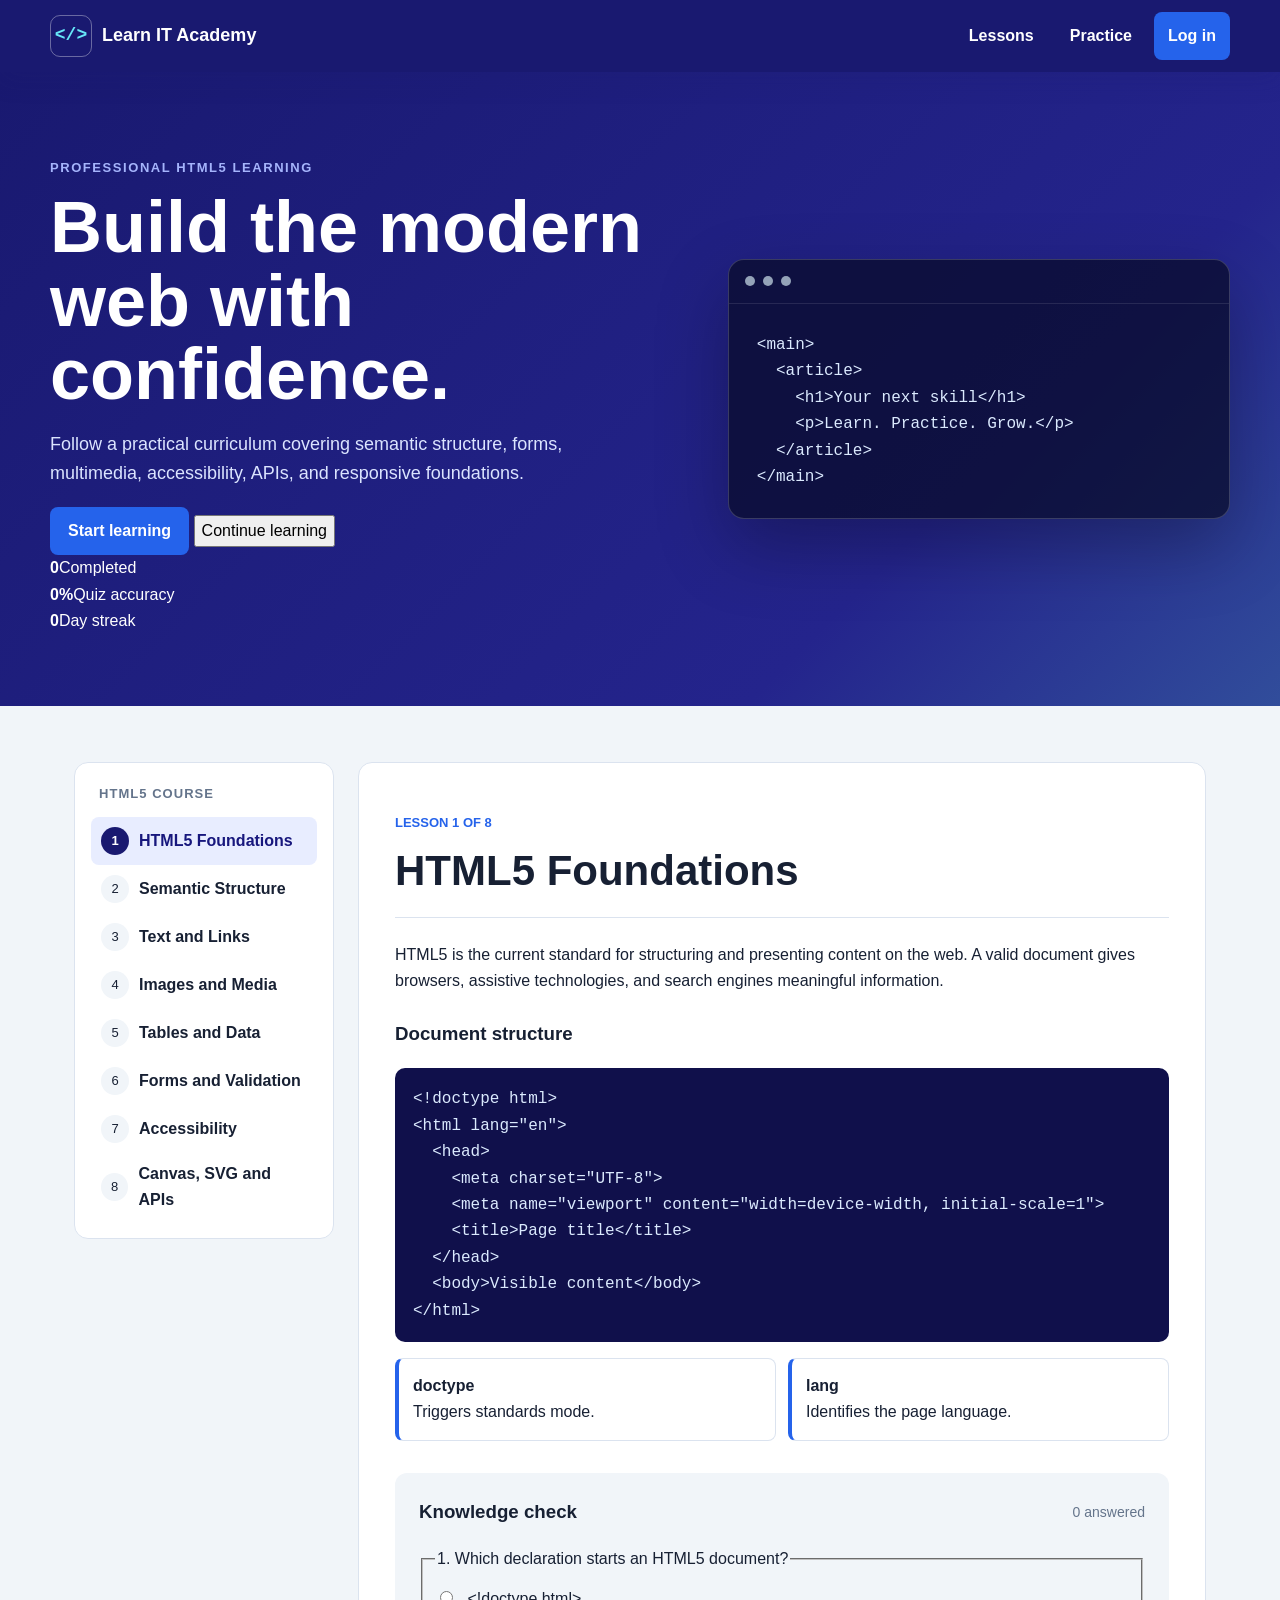
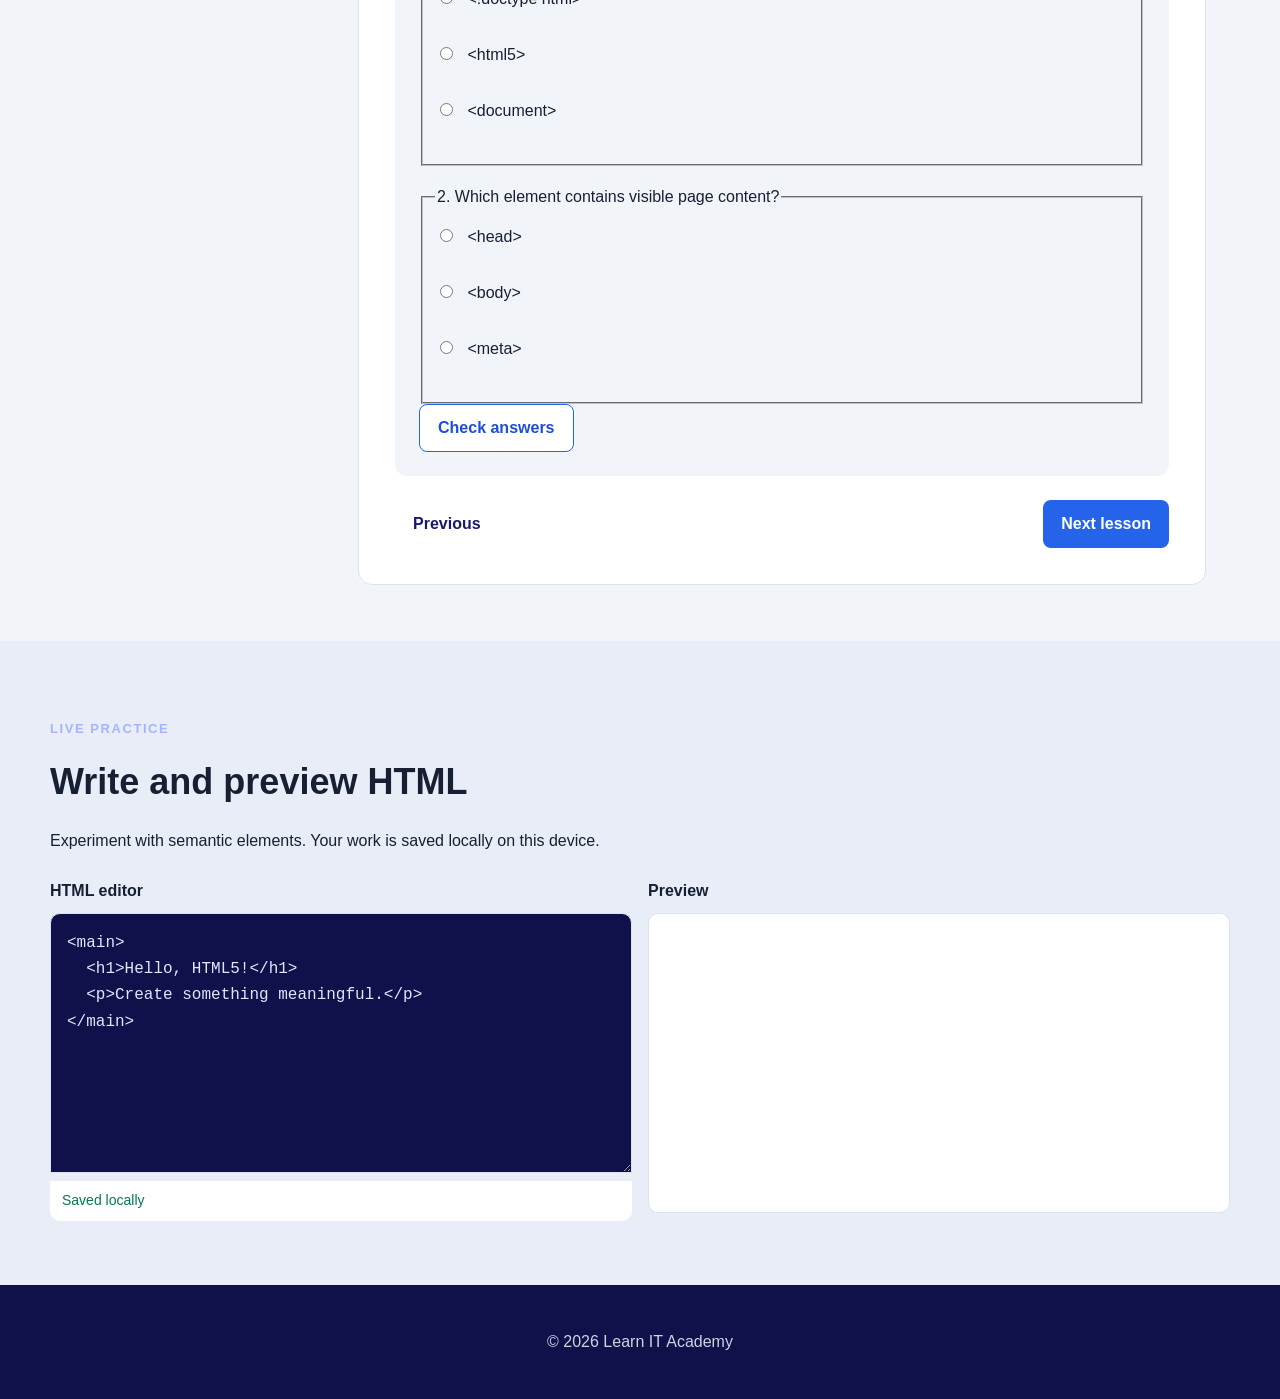
<file: academy.html>
<!doctype html>
<html lang="en">
<head>
  <meta charset="UTF-8">
  <meta name="viewport" content="width=device-width, initial-scale=1.0">
  <meta name="theme-color" content="#191970">
  <title>Learn IT Academy</title>
  <link rel="stylesheet" href="app.css">
</head>
<body>
  <header class="topbar">
    <a class="brand" href="#home" aria-label="Learn IT Academy home">
      <span class="brand-mark" aria-hidden="true">&lt;/&gt;</span>
      <span>Learn IT Academy</span>
    </a>
    <button class="menu-toggle" id="menuToggle" type="button" aria-expanded="false" aria-controls="primaryNav" aria-label="Open menu">
      <span></span><span></span><span></span>
    </button>
    <nav class="primary-nav" id="primaryNav" aria-label="Primary navigation">
      <a href="#lessons">Lessons</a>
      <a href="#practice">Practice</a>
      <button class="nav-account" id="accountButton" type="button">Log in</button>
    </nav>
  </header>

  <main>
    <section class="hero" id="home">
      <div class="hero-copy">
        <p class="eyebrow">Professional HTML5 learning</p>
        <h1>Build the modern web with confidence.</h1>
        <p>Follow a practical curriculum covering semantic structure, forms, multimedia, accessibility, APIs, and responsive foundations.</p>
        <div class="hero-actions">
          <a class="primary-action" href="#lessons">Start learning</a>
          <button class="hero-secondary" id="continueButton" type="button">Continue learning</button>
        </div>
        <div class="learning-stats" aria-label="Learning progress">
          <div><strong id="completedStat">0</strong><span>Completed</span></div>
          <div><strong id="quizStat">0%</strong><span>Quiz accuracy</span></div>
          <div><strong id="streakStat">0</strong><span>Day streak</span></div>
        </div>
      </div>
      <div class="code-preview" aria-label="HTML code example">
        <div class="code-top"><span></span><span></span><span></span></div>
        <pre><code>&lt;main&gt;
  &lt;article&gt;
    &lt;h1&gt;Your next skill&lt;/h1&gt;
    &lt;p&gt;Learn. Practice. Grow.&lt;/p&gt;
  &lt;/article&gt;
&lt;/main&gt;</code></pre>
      </div>
    </section>

    <section class="lesson-layout" id="lessons">
      <aside class="lesson-list" aria-label="Course lessons">
        <p class="aside-label">HTML5 course</p>
        <div id="lessonTabs"></div>
      </aside>

      <article class="lesson-card" id="lessonCard">
        <div class="lesson-heading">
          <p id="lessonNumber" class="lesson-number"></p>
          <h2 id="lessonTitle"></h2>
        </div>
        <div id="lessonContent" class="lesson-content"></div>
        <section class="quiz-panel" aria-labelledby="quizTitle">
          <div class="quiz-heading">
            <h3 id="quizTitle">Knowledge check</h3>
            <span id="quizScore">0 answered</span>
          </div>
          <div id="quizQuestions"></div>
          <button id="checkQuiz" class="secondary-action" type="button">Check answers</button>
        </section>
        <div class="lesson-actions">
          <button id="previousLesson" class="text-action" type="button">Previous</button>
          <button id="nextLesson" class="primary-action" type="button">Next lesson</button>
        </div>
      </article>
    </section>

    <section class="practice" id="practice">
      <div>
        <p class="eyebrow">Live practice</p>
        <h2>Write and preview HTML</h2>
        <p>Experiment with semantic elements. Your work is saved locally on this device.</p>
      </div>
      <div class="practice-grid">
        <div class="editor-wrap">
          <label for="htmlEditor">HTML editor</label>
          <textarea id="htmlEditor" spellcheck="false" aria-describedby="saveStatus"><main>
  <h1>Hello, HTML5!</h1>
  <p>Create something meaningful.</p>
</main></textarea>
          <span id="saveStatus" class="save-status">Saved locally</span>
        </div>
        <div class="preview-wrap">
          <p>Preview</p>
          <iframe id="htmlPreview" title="HTML practice preview" sandbox="allow-scripts"></iframe>
        </div>
      </div>
    </section>
  </main>

  <footer>
    <p>© 2026 Learn IT Academy</p>
  </footer>

  <div class="modal-backdrop" id="authBackdrop" hidden>
    <section class="auth-modal" role="dialog" aria-modal="true" aria-labelledby="authTitle">
      <button class="modal-close" id="closeAuth" type="button" aria-label="Close account dialog">×</button>
      <div id="authContent"></div>
    </section>
  </div>

  <div class="toast" id="toast" role="status" aria-live="polite" hidden></div>

  <script src="app.js"></script>
</body>
</html>
</file>
<file: app.css>
:root {
  --midnight: #191970;
  --midnight-dark: #10104b;
  --blue: #2563eb;
  --cyan: #67e8f9;
  --surface: #ffffff;
  --surface-soft: #f1f5f9;
  --text: #172033;
  --muted: #64748b;
  --border: #dbe3ef;
  --error: #b91c1c;
  --success: #047857;
}

* { box-sizing: border-box; }
html { scroll-behavior: smooth; }
body {
  margin: 0;
  min-width: 320px;
  overflow-x: hidden;
  background: var(--surface-soft);
  color: var(--text);
  font-family: Inter, "Segoe UI", Arial, sans-serif;
  font-size: 16px;
  line-height: 1.65;
}
button, input, textarea { font: inherit; }
button, a { cursor: pointer; }
button:focus-visible, a:focus-visible, input:focus-visible, textarea:focus-visible {
  outline: 3px solid #facc15;
  outline-offset: 3px;
}

.topbar {
  position: sticky;
  top: 0;
  z-index: 50;
  height: 72px;
  display: flex;
  align-items: center;
  justify-content: space-between;
  padding: 0 max(24px, calc((100vw - 1180px) / 2));
  background: var(--midnight);
  color: white;
  box-shadow: 0 8px 24px rgba(25, 25, 112, 0.18);
}
.brand {
  display: flex;
  align-items: center;
  gap: 10px;
  color: white;
  text-decoration: none;
  font-size: 18px;
  font-weight: 800;
}
.brand-mark {
  display: grid;
  place-items: center;
  width: 42px;
  height: 42px;
  border: 1px solid rgba(255,255,255,.35);
  border-radius: 10px;
  color: var(--cyan);
  font-family: Consolas, monospace;
}
.primary-nav { display: flex; align-items: center; gap: 8px; }
.primary-nav a, .nav-account {
  min-height: 48px;
  display: inline-flex;
  align-items: center;
  padding: 10px 14px;
  border: 0;
  border-radius: 8px;
  background: transparent;
  color: white;
  text-decoration: none;
  font-weight: 700;
}
.primary-nav a:hover, .nav-account:hover { background: rgba(255,255,255,.12); }
.nav-account { background: var(--blue); }
.menu-toggle {
  display: none;
  width: 48px;
  height: 48px;
  border: 1px solid rgba(255,255,255,.25);
  border-radius: 8px;
  background: transparent;
}
.menu-toggle span { display: block; width: 22px; height: 2px; margin: 5px auto; background: white; }

.hero {
  min-height: 520px;
  display: grid;
  grid-template-columns: 1.1fr .9fr;
  align-items: center;
  gap: 64px;
  padding: 72px max(24px, calc((100vw - 1180px) / 2));
  background: linear-gradient(135deg, var(--midnight) 0%, #24248c 72%, #314d9b 100%);
  color: white;
}
.hero-copy { max-width: 650px; }
.eyebrow { color: #a5b4fc; font-weight: 800; text-transform: uppercase; letter-spacing: .12em; font-size: 13px; }
.hero h1 { max-width: 620px; margin: 8px 0 18px; font-size: clamp(42px, 6vw, 72px); line-height: 1.02; }
.hero-copy > p:not(.eyebrow) { max-width: 590px; color: #dbe4ff; font-size: 18px; }
.primary-action, .secondary-action, .text-action {
  min-height: 48px;
  display: inline-flex;
  align-items: center;
  justify-content: center;
  border-radius: 8px;
  padding: 10px 18px;
  font-weight: 800;
  text-decoration: none;
}
.primary-action { border: 0; background: var(--blue); color: white; }
.primary-action:hover { background: #1d4ed8; }
.secondary-action { border: 1px solid var(--blue); background: white; color: #1d4ed8; }
.text-action { border: 0; background: transparent; color: var(--midnight); }
.code-preview {
  border: 1px solid rgba(255,255,255,.18);
  border-radius: 16px;
  background: rgba(7, 10, 38, .72);
  box-shadow: 0 28px 70px rgba(0,0,0,.28);
  overflow: hidden;
}
.code-top { height: 44px; display: flex; gap: 8px; align-items: center; padding: 0 16px; border-bottom: 1px solid rgba(255,255,255,.1); }
.code-top span { width: 10px; height: 10px; border-radius: 50%; background: #94a3b8; }
.code-preview pre { margin: 0; padding: 28px; overflow: auto; color: #dbeafe; font-size: 16px; }

.lesson-layout {
  max-width: 1180px;
  margin: 56px auto;
  display: grid;
  grid-template-columns: 260px minmax(0, 1fr);
  gap: 24px;
  padding: 0 24px;
}
.lesson-list, .lesson-card { background: white; border: 1px solid var(--border); border-radius: 14px; }
.lesson-list { align-self: start; position: sticky; top: 96px; padding: 16px; }
.aside-label { margin: 4px 8px 12px; color: var(--muted); font-size: 13px; font-weight: 800; text-transform: uppercase; letter-spacing: .08em; }
.lesson-tab {
  width: 100%; min-height: 48px; display: flex; align-items: center; gap: 10px;
  border: 0; border-radius: 8px; background: transparent; color: var(--text); text-align: left; padding: 8px 10px;
}
.lesson-tab span { width: 28px; height: 28px; display: grid; place-items: center; border-radius: 50%; background: var(--surface-soft); font-size: 13px; }
.lesson-tab.active { background: #e8edff; color: #17177d; font-weight: 800; }
.lesson-tab.active span { background: var(--midnight); color: white; }
.lesson-card { padding: 36px; }
.lesson-heading { border-bottom: 1px solid var(--border); margin-bottom: 24px; }
.lesson-number { color: var(--blue); font-size: 13px; font-weight: 800; text-transform: uppercase; }
.lesson-heading h2 { margin: 4px 0 22px; font-size: clamp(28px, 4vw, 42px); line-height: 1.15; }
.lesson-content h3 { margin-top: 24px; }
.lesson-content pre { background: var(--midnight-dark); color: #dbeafe; border-radius: 10px; padding: 18px; overflow-x: auto; }
.info-grid { display: grid; grid-template-columns: repeat(2, minmax(0,1fr)); gap: 12px; }
.info-box { border: 1px solid var(--border); border-left: 4px solid var(--blue); border-radius: 8px; padding: 14px; }
.quiz-panel { margin-top: 32px; padding: 24px; background: var(--surface-soft); border-radius: 12px; }
.quiz-heading { display: flex; justify-content: space-between; align-items: center; }
.quiz-heading h3 { margin: 0; }
.quiz-heading span { color: var(--muted); font-size: 14px; }
.question { margin-top: 18px; }
.question p { margin: 0 0 8px; font-weight: 800; }
.answer-option { display: block; min-height: 48px; margin: 8px 0; }
.answer-option input { margin-right: 10px; }
.answer-option.correct { color: var(--success); font-weight: 800; }
.answer-option.incorrect { color: var(--error); font-weight: 800; }
.lesson-actions { display: flex; justify-content: space-between; margin-top: 24px; }

.practice { padding: 64px max(24px, calc((100vw - 1180px) / 2)); background: #e8edf8; }
.practice h2 { margin: 4px 0 8px; font-size: 36px; }
.practice-grid { display: grid; grid-template-columns: 1fr 1fr; gap: 16px; margin-top: 24px; }
.editor-wrap, .preview-wrap { min-width: 0; }
.editor-wrap label, .preview-wrap p { display: block; margin: 0 0 8px; font-weight: 800; }
.editor-wrap textarea { width: 100%; min-height: 260px; resize: vertical; border: 1px solid var(--border); border-radius: 10px 10px 0 0; padding: 16px; background: var(--midnight-dark); color: #dbeafe; font-family: Consolas, monospace; }
.save-status { display: block; min-height: 40px; padding: 8px 12px; border-radius: 0 0 10px 10px; background: white; color: var(--success); font-size: 14px; }
.preview-wrap iframe { width: 100%; height: 300px; border: 1px solid var(--border); border-radius: 10px; background: white; }
footer { padding: 28px 24px; background: var(--midnight-dark); color: #cbd5e1; text-align: center; }

.modal-backdrop { position: fixed; inset: 0; z-index: 100; display: grid; place-items: center; padding: 20px; background: rgba(2,6,23,.72); }
.modal-backdrop[hidden] { display: none; }
.auth-modal { position: relative; width: min(100%, 440px); max-height: calc(100vh - 40px); overflow-y: auto; border-radius: 16px; background: white; padding: 32px; box-shadow: 0 24px 70px rgba(0,0,0,.35); }
.modal-close { position: absolute; top: 12px; right: 12px; width: 44px; height: 44px; border: 0; border-radius: 50%; background: var(--surface-soft); color: var(--text); font-size: 24px; }
.auth-modal h2 { margin: 0 38px 8px 0; }
.auth-modal p { color: var(--muted); }
.auth-form { display: grid; gap: 14px; margin-top: 18px; }
.auth-form label { font-weight: 800; }
.auth-form input { width: 100%; min-height: 48px; border: 1px solid var(--border); border-radius: 8px; padding: 10px 12px; }
.auth-links { display: flex; justify-content: space-between; gap: 12px; margin-top: 4px; }
.auth-link { border: 0; background: transparent; color: #1d4ed8; padding: 8px 0; font-weight: 800; }
.form-error { min-height: 24px; color: var(--error); font-weight: 700; }
.toast { position: fixed; right: 20px; bottom: 20px; z-index: 150; max-width: 360px; padding: 14px 18px; border-radius: 10px; background: var(--success); color: white; box-shadow: 0 12px 30px rgba(0,0,0,.25); }
.toast[hidden] { display: none; }

@media (max-width: 820px) {
  .topbar {
    height: 64px;
    padding: 0 16px;
  }

  .brand {
    min-width: 0;
  }

  .brand > span:last-child {
    overflow: hidden;
    text-overflow: ellipsis;
    white-space: nowrap;
  }

  .menu-toggle {
    display: block;
    flex: 0 0 48px;
  }

  .primary-nav {
    display: none;
    position: absolute;
    top: 64px;
    left: 0;
    right: 0;
    align-items: stretch;
    gap: 4px;
    padding: 10px 16px 16px;
    background: var(--midnight-dark);
    border-top: 1px solid rgba(255, 255, 255, 0.12);
    box-shadow: 0 16px 28px rgba(2, 6, 23, 0.28);
  }

  .primary-nav.open {
    display: grid;
  }

  .primary-nav a,
  .nav-account {
    justify-content: flex-start;
    width: 100%;
  }

  .hero {
    min-height: auto;
    grid-template-columns: 1fr;
    gap: 28px;
    padding: 44px 20px;
  }

  .hero h1 {
    font-size: clamp(38px, 11vw, 44px);
  }

  .hero-copy > p:not(.eyebrow) {
    font-size: 16px;
  }

  .hero-copy .primary-action {
    width: 100%;
  }

  .code-preview pre {
    padding: 20px;
    font-size: 14px;
  }

  .lesson-layout {
    grid-template-columns: 1fr;
    margin: 28px auto;
    padding: 0 12px;
  }

  .lesson-list {
    position: static;
    padding: 10px;
    overflow: hidden;
  }

  #lessonTabs {
    display: grid;
    grid-auto-flow: column;
    grid-auto-columns: minmax(150px, 72vw);
    gap: 8px;
    overflow-x: auto;
    padding-bottom: 4px;
    scroll-snap-type: x mandatory;
  }

  .lesson-tab {
    min-width: 0;
    scroll-snap-align: start;
  }

  .lesson-card {
    padding: 22px 16px;
  }

  .lesson-heading h2 {
    font-size: clamp(28px, 8vw, 36px);
  }

  .lesson-content pre {
    max-width: 100%;
    padding: 14px;
    font-size: 14px;
  }

  .info-grid,
  .practice-grid {
    grid-template-columns: 1fr;
  }

  .quiz-panel {
    padding: 18px 14px;
  }

  .quiz-heading {
    align-items: flex-start;
    gap: 8px;
  }

  .quiz-heading span {
    text-align: right;
  }

  .question {
    border: 0;
    min-width: 0;
  }

  .answer-option {
    min-height: 48px;
  }

  .lesson-actions {
    display: grid;
    grid-template-columns: 1fr 1fr;
  }

  .lesson-actions button {
    width: 100%;
  }

  .practice {
    padding: 44px 16px;
  }

  .practice h2 {
    font-size: 30px;
  }

  .editor-wrap textarea {
    min-height: 220px;
  }

  .preview-wrap iframe {
    height: 260px;
  }

  .auth-links {
    flex-direction: column;
  }

  .auth-link {
    min-height: 48px;
  }

  .toast {
    left: 16px;
    right: 16px;
    bottom: 16px;
    max-width: none;
  }
}

@media (max-width: 460px) {
  .topbar {
    gap: 8px;
  }

  .brand {
    max-width: calc(100% - 56px);
    font-size: 15px;
  }

  .brand-mark {
    width: 38px;
    height: 38px;
    flex: 0 0 38px;
  }

  .hero {
    padding: 36px 16px;
  }

  .hero h1 {
    font-size: 36px;
  }

  .eyebrow {
    letter-spacing: 0.08em;
  }

  .lesson-layout {
    padding: 0 8px;
  }

  .aside-label {
    font-size: 12px;
  }

  #lessonTabs {
    grid-auto-columns: 78vw;
  }

  .lesson-card {
    border-radius: 10px;
  }

  .quiz-heading {
    flex-direction: column;
  }

  .quiz-heading span {
    text-align: left;
  }

  .lesson-actions {
    grid-template-columns: 1fr;
  }

  .lesson-actions .text-action {
    order: 2;
  }

  .lesson-actions .primary-action {
    order: 1;
  }

  .modal-backdrop {
    align-items: end;
    padding: 0;
  }

  .auth-modal {
    width: 100%;
    max-height: 92vh;
    border-radius: 16px 16px 0 0;
    padding: 24px 18px;
  }
}

@media (max-width: 360px) {
  .brand-mark {
    display: none;
  }

  .brand {
    max-width: calc(100% - 56px);
  }

  .hero h1 {
    font-size: 32px;
  }
}
</file>
